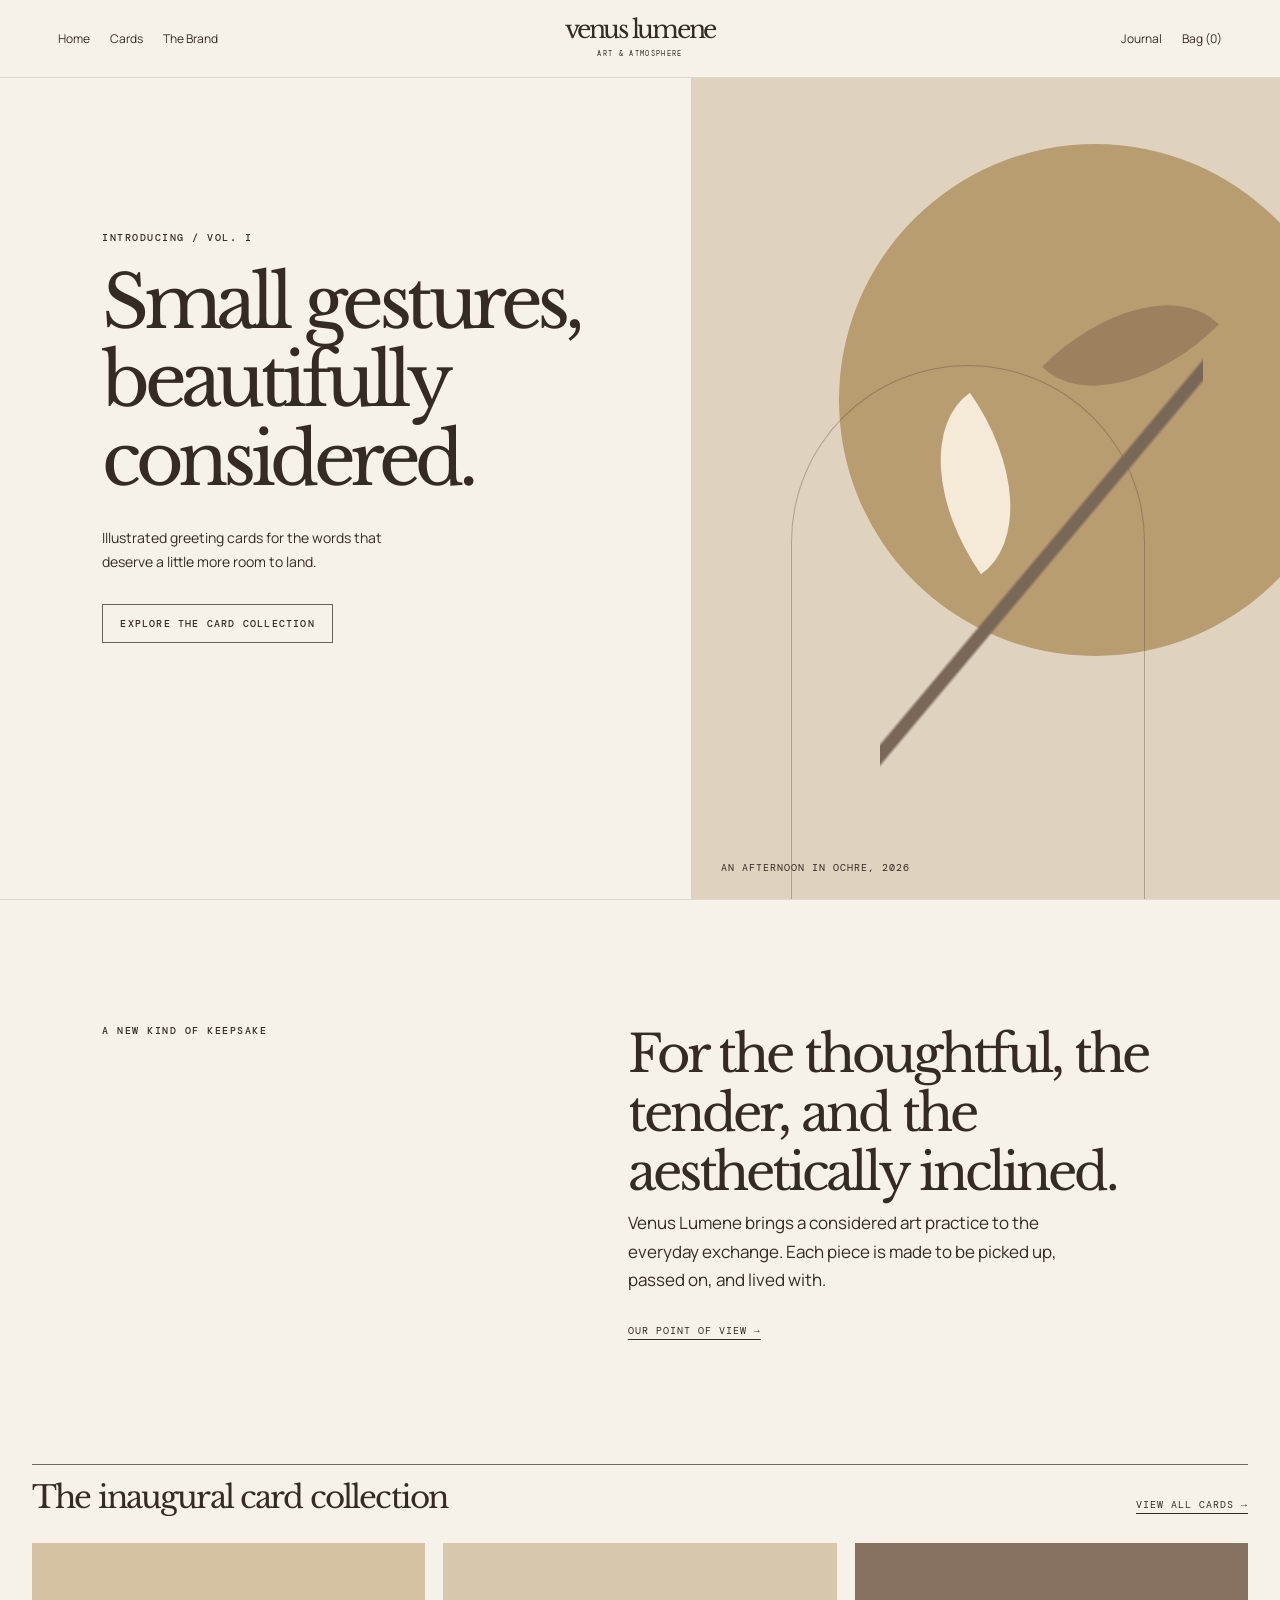
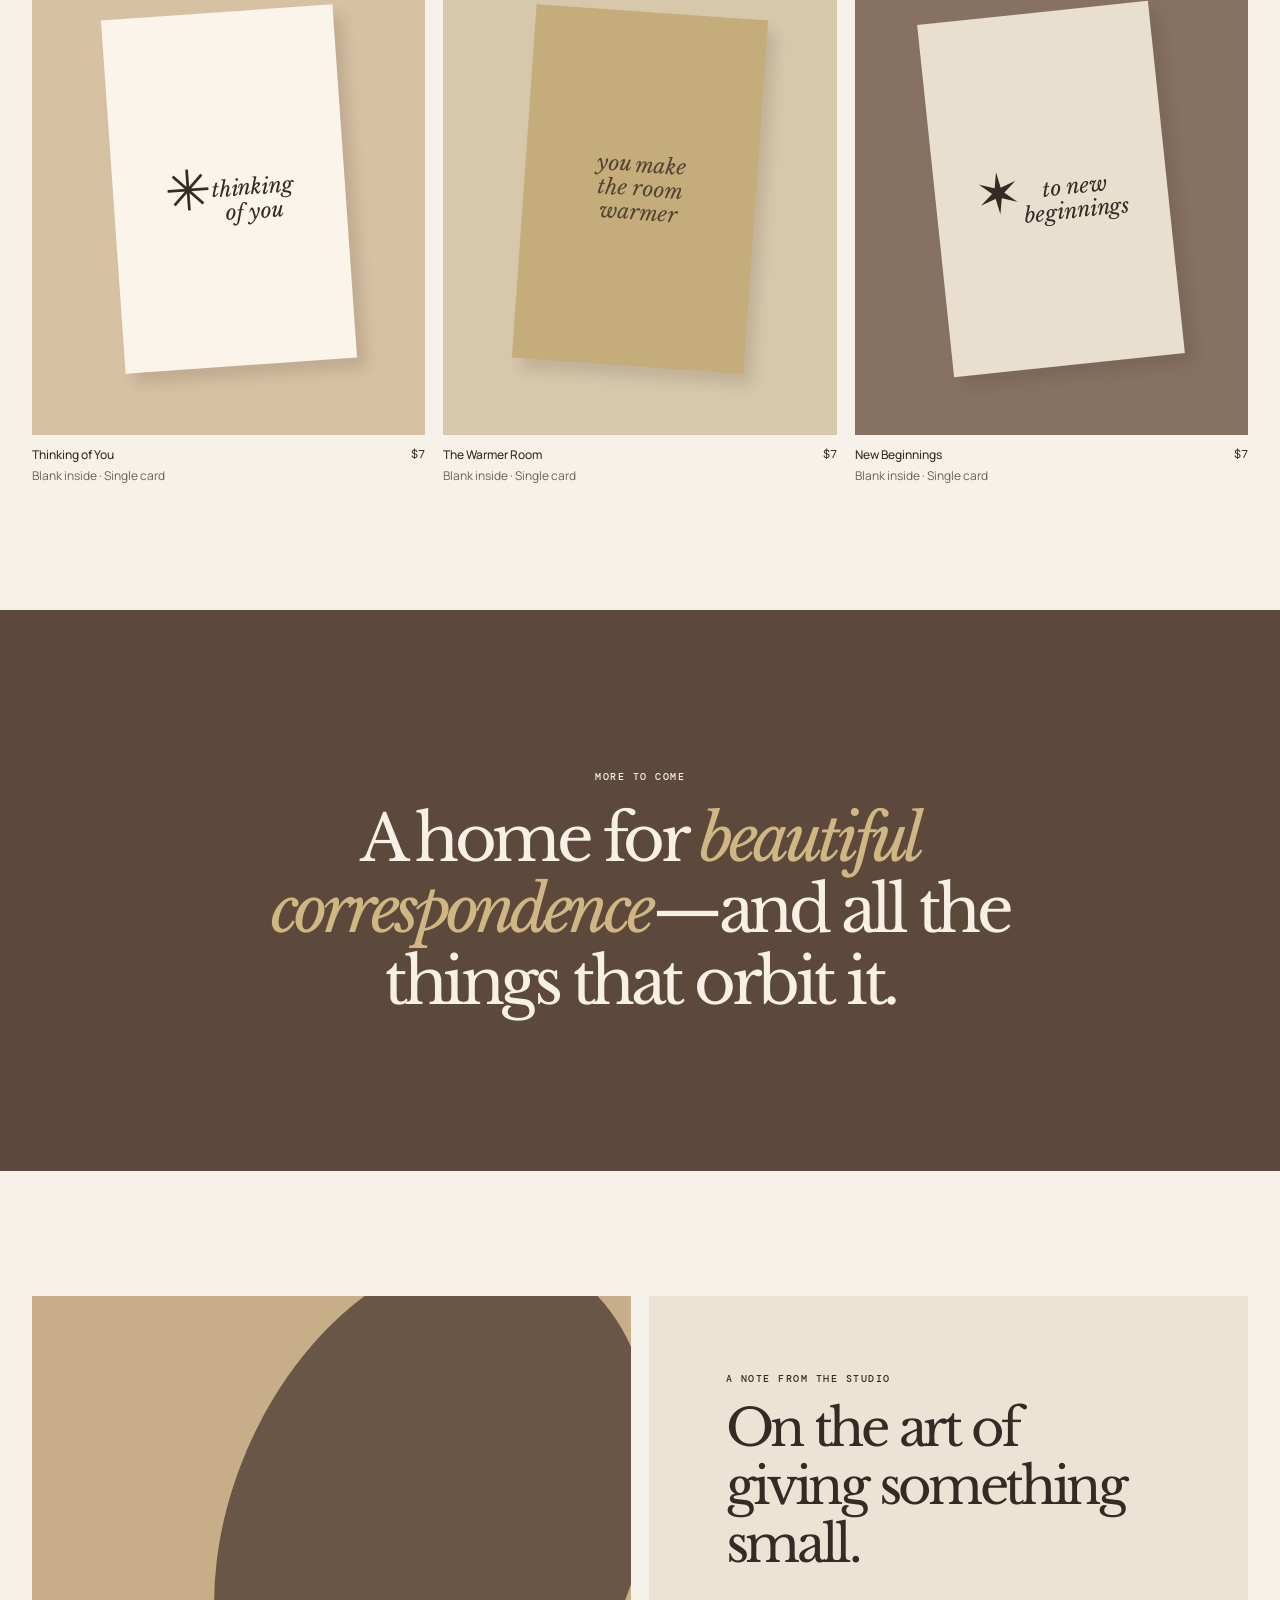
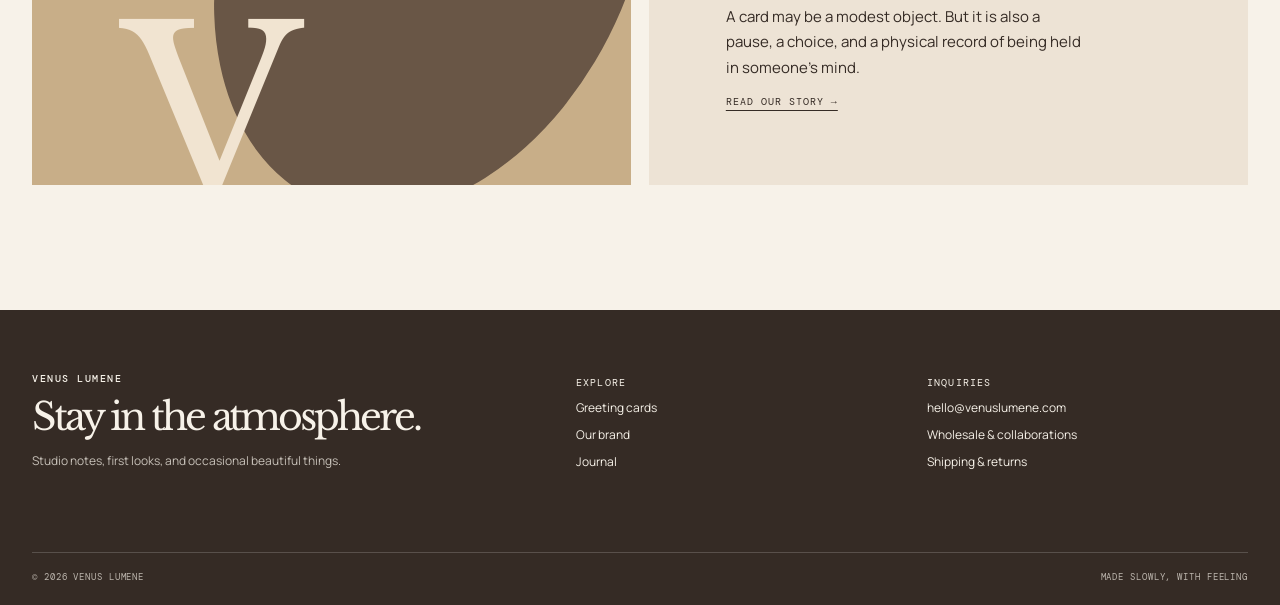
<file: index.html>
<!doctype html><html lang="en"><head><meta charset="utf-8"><meta name="viewport" content="width=device-width,initial-scale=1"><title>Venus Lumene — Art & Atmosphere</title><link rel="stylesheet" href="styles.css"></head><body><div class="shell"><div class="topline">Free shipping on orders over $75 <span>·</span> A small world of beautiful things</div><header class="nav"><nav class="nav-links"><a href="index.html">Home</a><a href="cards.html">Cards</a><a href="brand.html">The Brand</a></nav><a class="wordmark" href="index.html">venus lumene<small>art &amp; atmosphere</small></a><nav class="nav-actions"><a href="#journal">Journal</a><a href="cards.html">Bag (0)</a></nav></header><main><section class="hero"><div class="hero-copy"><span class="eyebrow">Introducing / Vol. I</span><h1>Small gestures, beautifully considered.</h1><p>Illustrated greeting cards for the words that deserve a little more room to land.</p><a class="button" href="cards.html">Explore the card collection</a></div><div class="hero-art"><div class="sun"></div><div class="arch"></div><div class="flower"></div><span class="art-note">An afternoon in ochre, 2026</span></div></section><div class="marquee"><div>Art for everyday rituals &nbsp; ✳ &nbsp; Objects with a point of view &nbsp; ✳ &nbsp; Notes worth keeping &nbsp; ✳ &nbsp; Art for everyday rituals &nbsp; ✳ &nbsp; Objects with a point of view &nbsp; ✳ &nbsp; Notes worth keeping &nbsp; ✳ &nbsp;</div></div><section class="intro"><span class="eyebrow">A new kind of keepsake</span><div><h2>For the thoughtful, the tender, and the aesthetically inclined.</h2><p>Venus Lumene brings a considered art practice to the everyday exchange. Each piece is made to be picked up, passed on, and lived with.</p><a class="link-arrow" href="brand.html">Our point of view →</a></div></section><section class="collection"><div class="section-head"><h2>The inaugural card collection</h2><a class="link-arrow" href="cards.html">View all cards →</a></div><div class="products"><a class="product" href="cards.html"><div class="card-image"><div class="greeting-card"><i>✳</i><br>thinking<br>of you</div></div><div class="product-info"><div><h3>Thinking of You</h3><p>Blank inside · Single card</p></div><span class="price">$7</span></div></a><a class="product" href="cards.html"><div class="card-image sand"><div class="greeting-card">you make<br>the room<br>warmer</div></div><div class="product-info"><div><h3>The Warmer Room</h3><p>Blank inside · Single card</p></div><span class="price">$7</span></div></a><a class="product" href="cards.html"><div class="card-image plum"><div class="greeting-card"><i>✶</i><br>to new<br>beginnings</div></div><div class="product-info"><div><h3>New Beginnings</h3><p>Blank inside · Single card</p></div><span class="price">$7</span></div></a></div></section><section class="statement"><span class="eyebrow">More to come</span><h2>A home for <em>beautiful correspondence</em>—and all the things that orbit it.</h2></section><section class="journal" id="journal"><div class="journal-media"></div><div class="journal-copy"><span class="eyebrow">A note from the studio</span><h2>On the art of giving something small.</h2><p>A card may be a modest object. But it is also a pause, a choice, and a physical record of being held in someone’s mind.</p><a class="link-arrow" href="brand.html">Read our story →</a></div></section></main><footer class="footer"><div class="footer-main"><div><span class="eyebrow">Venus Lumene</span><h2>Stay in the atmosphere.</h2><p>Studio notes, first looks, and occasional beautiful things.</p></div><div><h3>Explore</h3><a href="cards.html">Greeting cards</a><a href="brand.html">Our brand</a><a href="#journal">Journal</a></div><div><h3>Inquiries</h3><a href="mailto:hello@venuslumene.com">hello@venuslumene.com</a><a href="brand.html">Wholesale &amp; collaborations</a><a href="cards.html">Shipping &amp; returns</a></div></div><div class="footer-bottom"><span>© 2026 Venus Lumene</span><span>Made slowly, with feeling</span></div></footer></div><script src="app.js"></script></body></html>
</file>
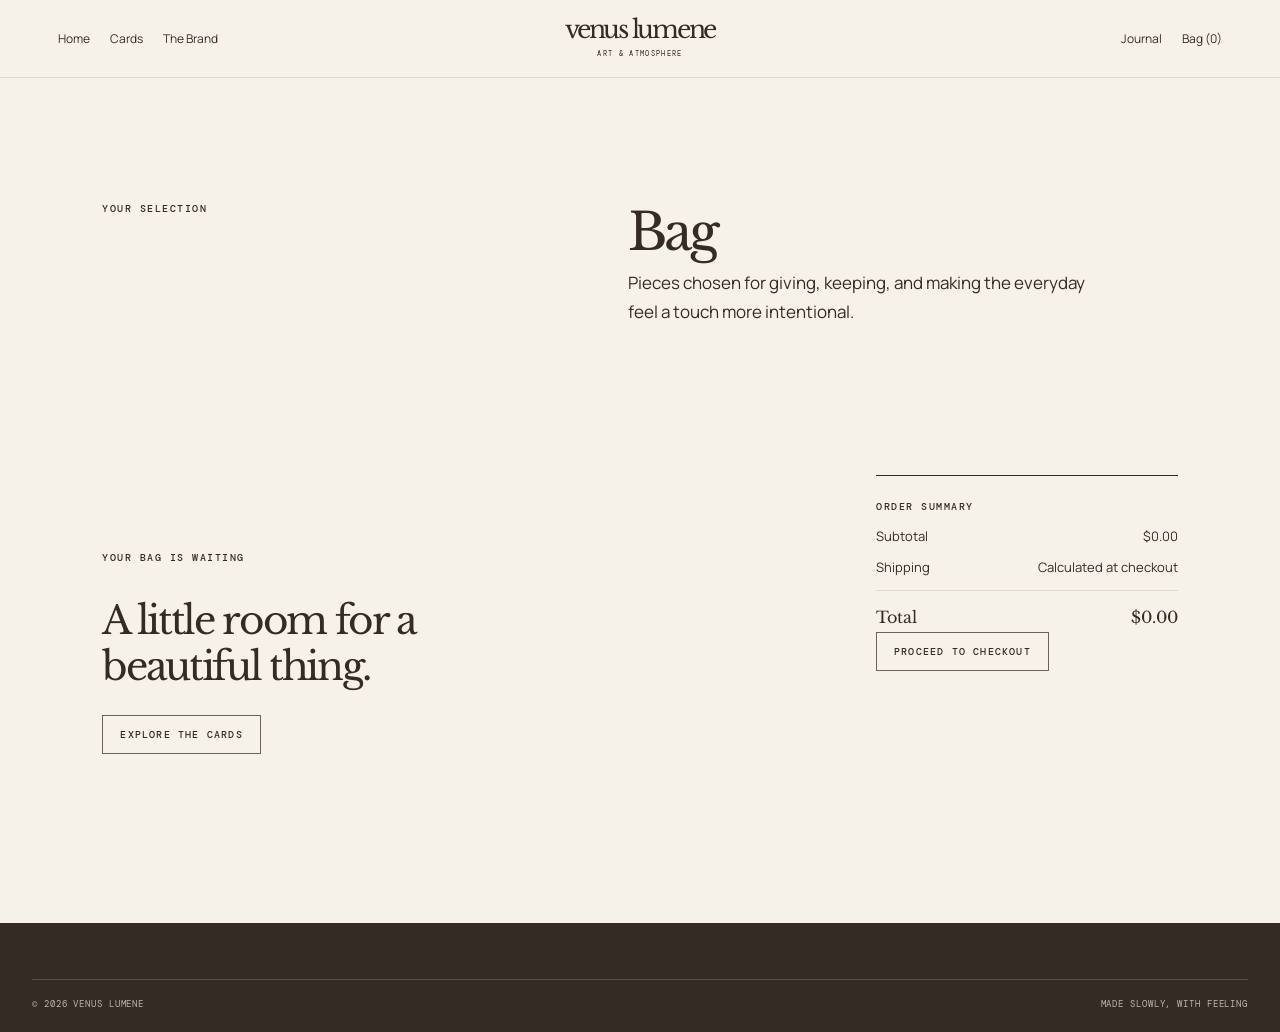
<file: bag.html>
<!doctype html><html lang="en"><head><meta charset="utf-8"><meta name="viewport" content="width=device-width,initial-scale=1"><title>Your Bag — Venus Lumene</title><link rel="stylesheet" href="styles.css"></head><body><div class="shell"><header class="nav"><nav class="nav-links"><a href="index.html">Home</a><a href="cards.html">Cards</a><a href="brand.html">The Brand</a></nav><a class="wordmark" href="index.html">venus lumene<small>art &amp; atmosphere</small></a><nav class="nav-actions"><a href="journal.html">Journal</a><a data-bag-count href="bag.html">Bag (0)</a></nav></header><main><section class="intro" style="padding-bottom:55px"><span class="eyebrow">Your selection</span><div><h2>Bag</h2><p>Pieces chosen for giving, keeping, and making the everyday feel a touch more intentional.</p></div></section><section class="bag-layout"><div data-bag-items></div><aside class="bag-summary"><span class="eyebrow">Order summary</span><div class="summary-row"><span>Subtotal</span><span data-subtotal>$0.00</span></div><div class="summary-row"><span>Shipping</span><span>Calculated at checkout</span></div><div class="summary-row summary-total"><span>Total</span><span data-subtotal>$0.00</span></div><a class="button full-button" href="checkout.html">Proceed to checkout</a></aside></section></main><footer class="footer"><div class="footer-bottom"><span>© 2026 Venus Lumene</span><span>Made slowly, with feeling</span></div></footer></div><script src="app.js"></script></body></html>
</file>
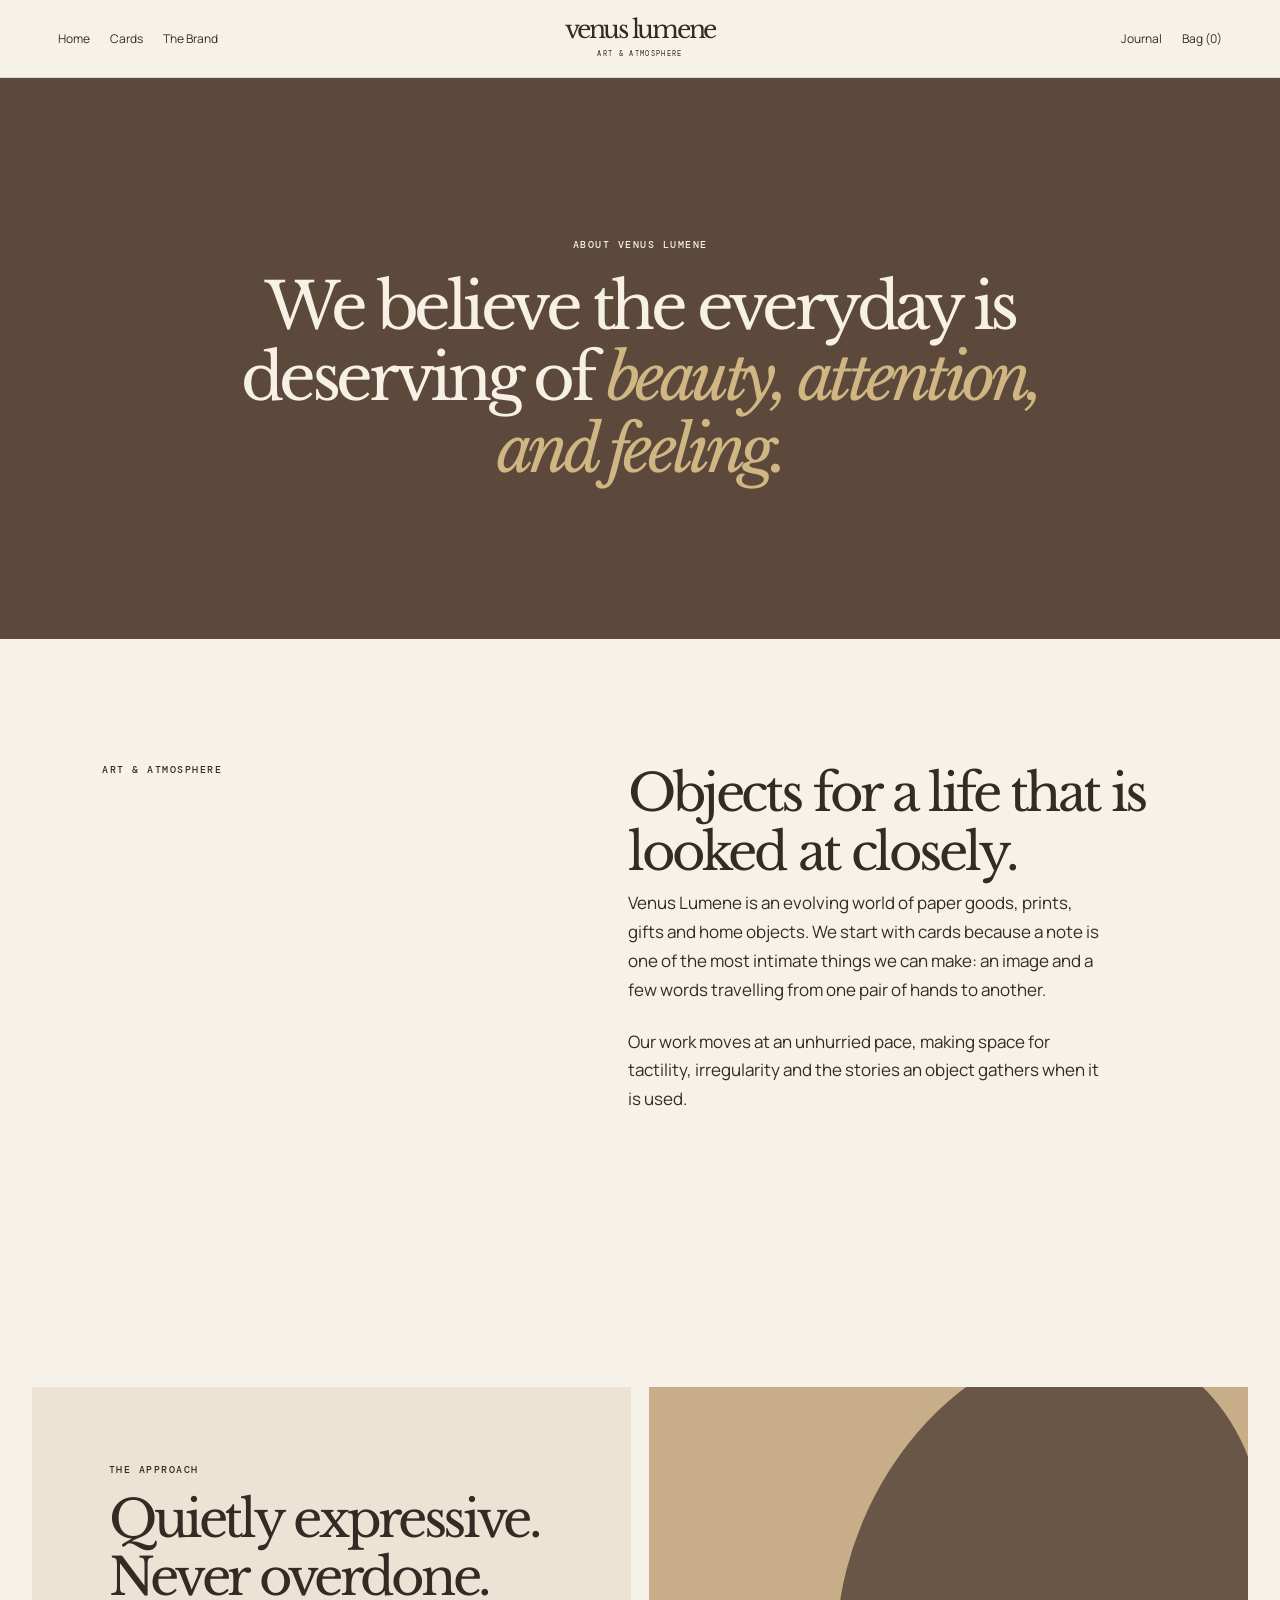
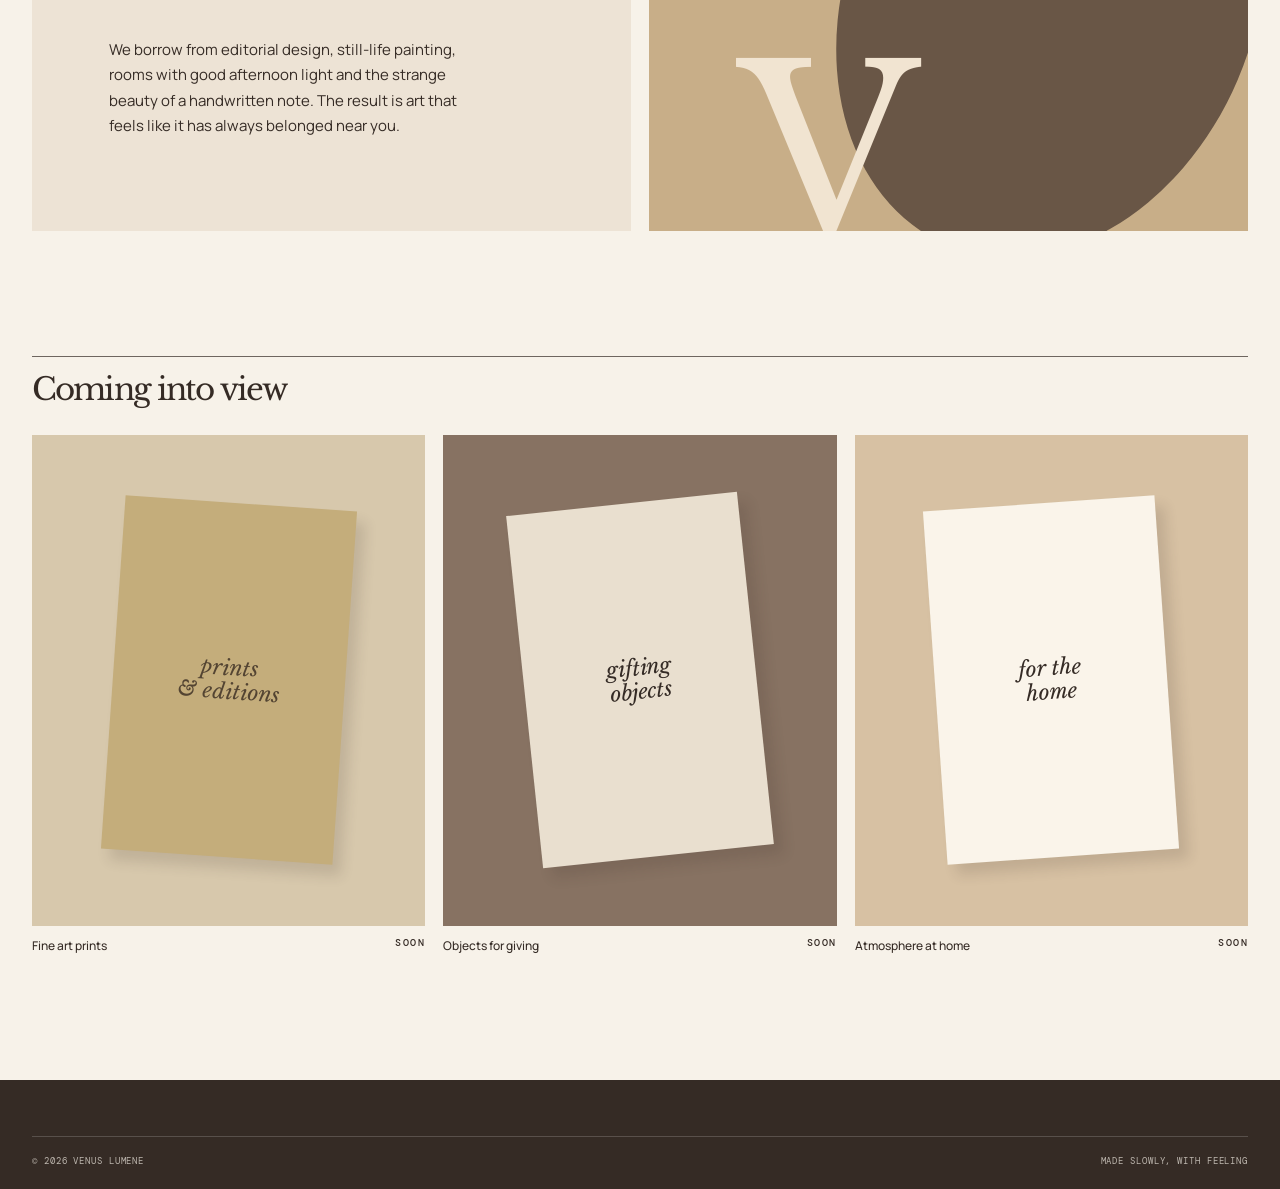
<file: brand.html>
<!doctype html><html lang="en"><head><meta charset="utf-8"><meta name="viewport" content="width=device-width,initial-scale=1"><title>Our Brand — Venus Lumene</title><link rel="stylesheet" href="styles.css"></head><body><div class="shell"><header class="nav"><nav class="nav-links"><a href="index.html">Home</a><a href="cards.html">Cards</a><a href="brand.html">The Brand</a></nav><a class="wordmark" href="index.html">venus lumene<small>art &amp; atmosphere</small></a><nav class="nav-actions"><a href="index.html#journal">Journal</a><a href="cards.html">Bag (0)</a></nav></header><main><section class="statement"><span class="eyebrow">About Venus Lumene</span><h2>We believe the everyday is deserving of <em>beauty, attention, and feeling.</em></h2></section><section class="intro"><span class="eyebrow">Art &amp; atmosphere</span><div><h2>Objects for a life that is looked at closely.</h2><p>Venus Lumene is an evolving world of paper goods, prints, gifts and home objects. We start with cards because a note is one of the most intimate things we can make: an image and a few words travelling from one pair of hands to another.</p><p>Our work moves at an unhurried pace, making space for tactility, irregularity and the stories an object gathers when it is used.</p></div></section><section class="journal"><div class="journal-copy"><span class="eyebrow">The approach</span><h2>Quietly expressive. Never overdone.</h2><p>We borrow from editorial design, still-life painting, rooms with good afternoon light and the strange beauty of a handwritten note. The result is art that feels like it has always belonged near you.</p></div><div class="journal-media"></div></section><section class="collection"><div class="section-head"><h2>Coming into view</h2></div><div class="products"><div class="product"><div class="card-image sand"><div class="greeting-card">prints<br>&amp; editions</div></div><div class="product-info"><h3>Fine art prints</h3><span class="eyebrow">Soon</span></div></div><div class="product"><div class="card-image plum"><div class="greeting-card">gifting<br>objects</div></div><div class="product-info"><h3>Objects for giving</h3><span class="eyebrow">Soon</span></div></div><div class="product"><div class="card-image"><div class="greeting-card">for the<br>home</div></div><div class="product-info"><h3>Atmosphere at home</h3><span class="eyebrow">Soon</span></div></div></div></section></main><footer class="footer"><div class="footer-bottom"><span>© 2026 Venus Lumene</span><span>Made slowly, with feeling</span></div></footer></div></body></html>
</file>
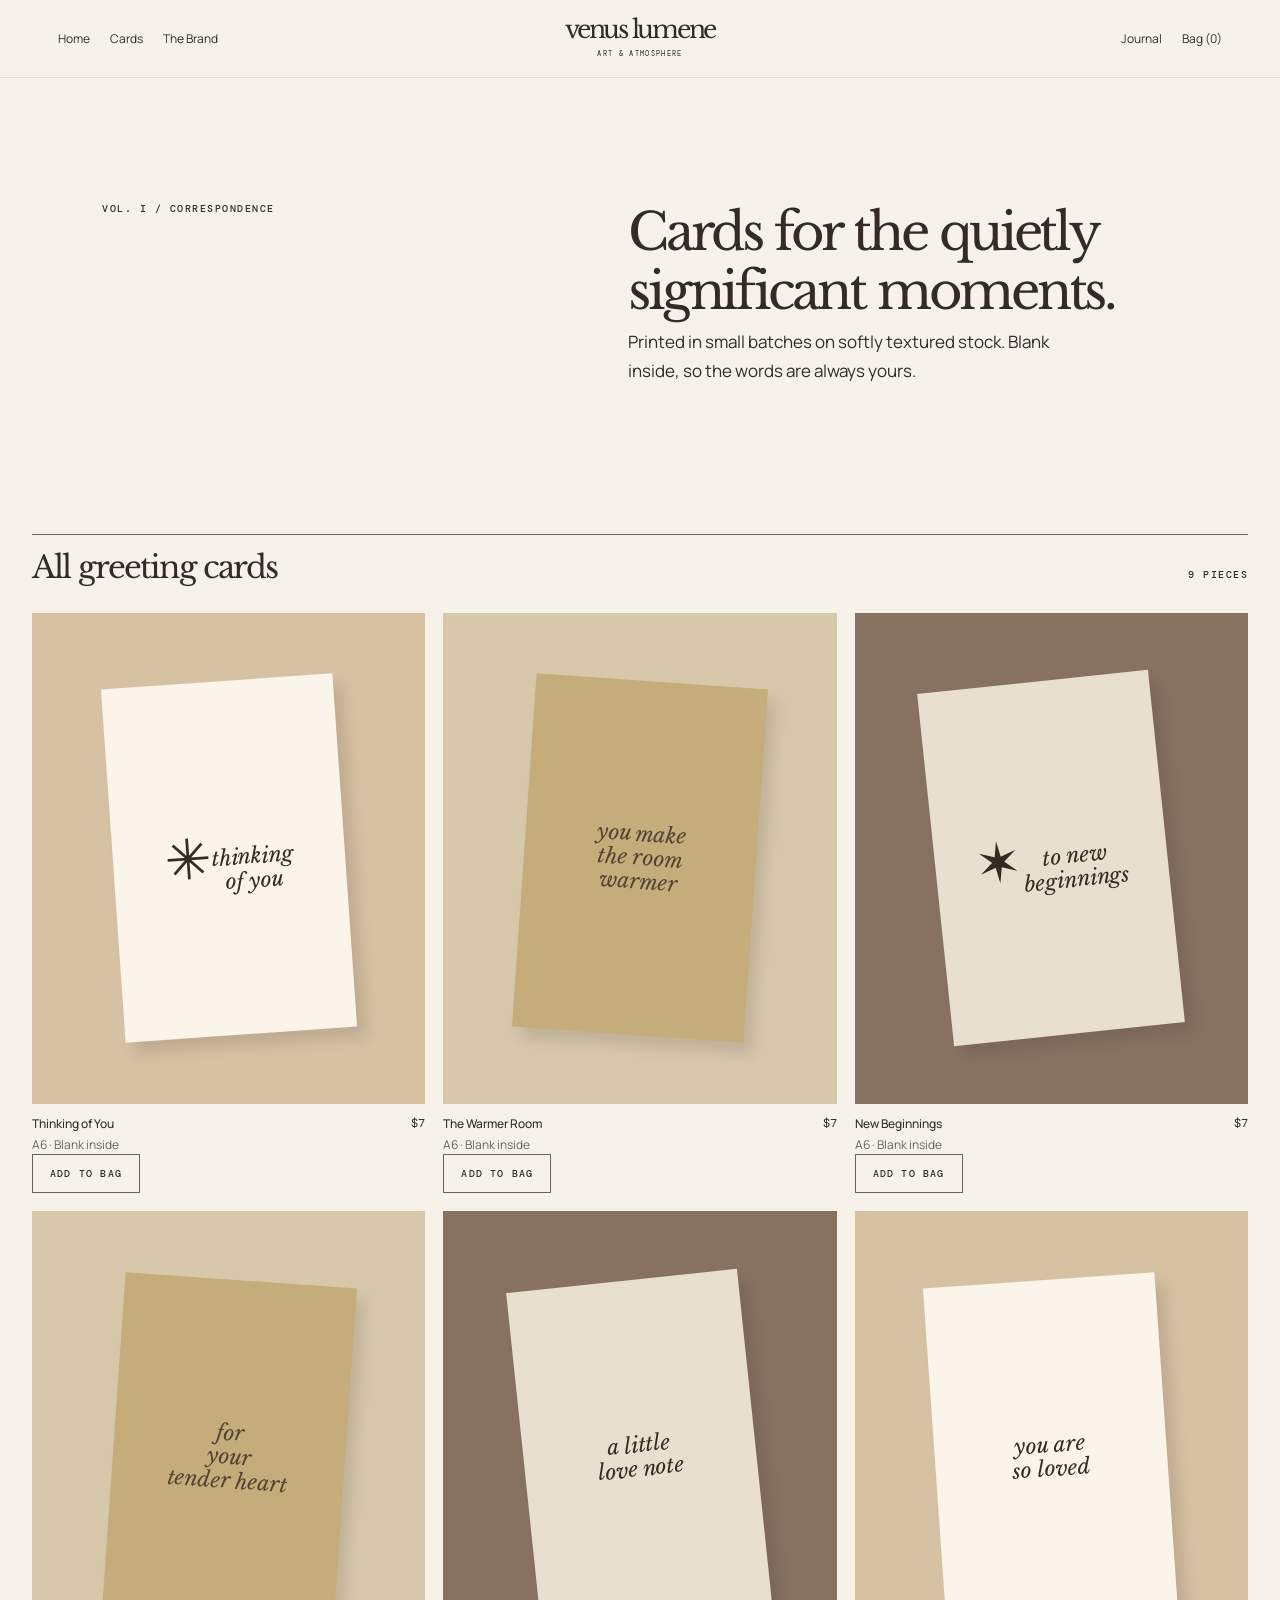
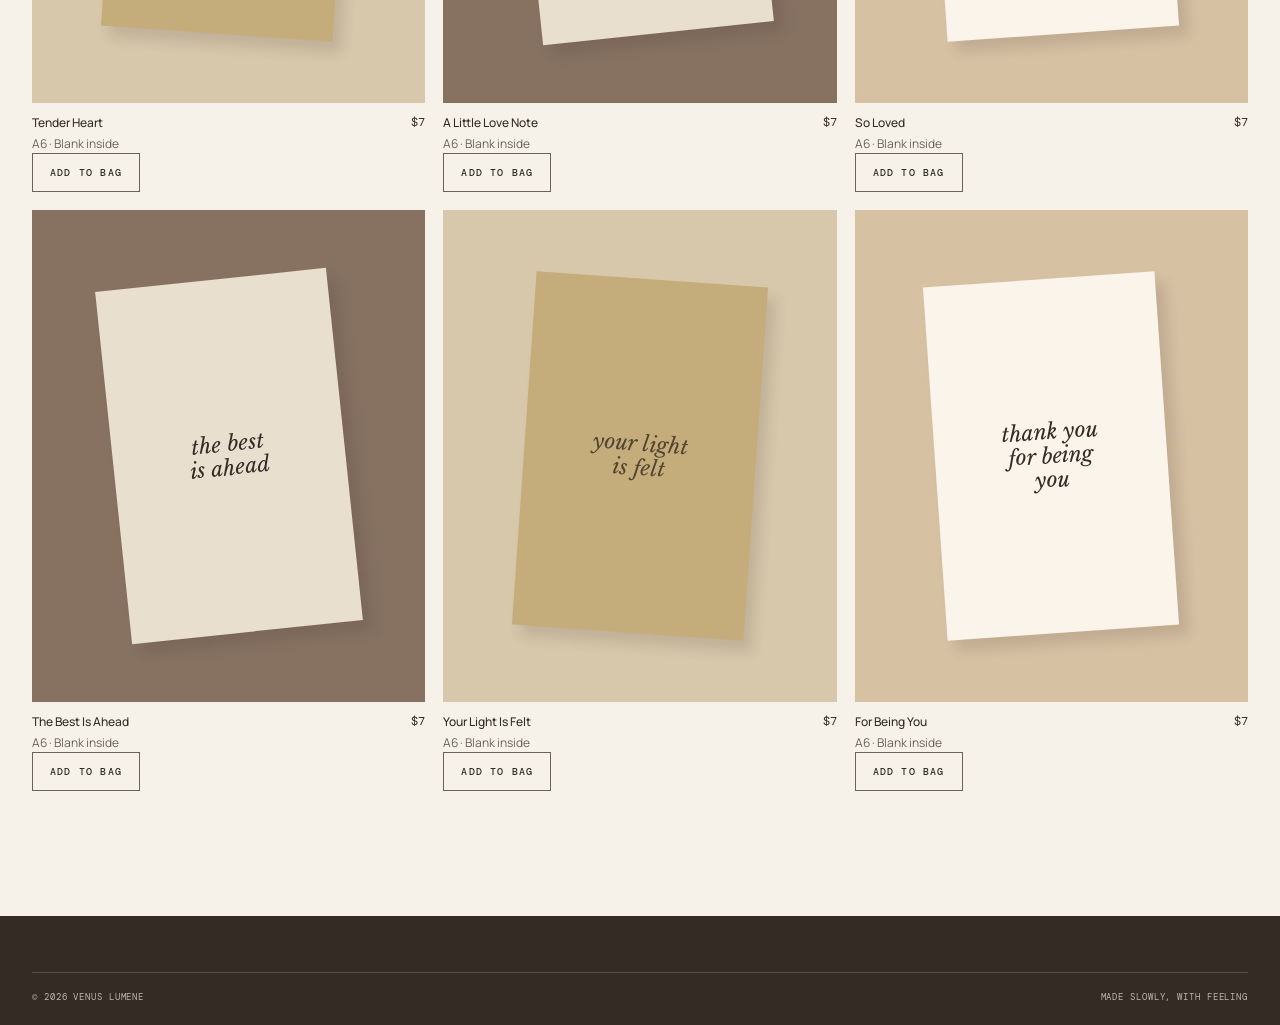
<file: cards.html>
<!doctype html><html lang="en"><head><meta charset="utf-8"><meta name="viewport" content="width=device-width,initial-scale=1"><title>Greeting Cards — Venus Lumene</title><link rel="stylesheet" href="styles.css"></head><body><div class="shell"><header class="nav"><nav class="nav-links"><a href="index.html">Home</a><a href="cards.html">Cards</a><a href="brand.html">The Brand</a></nav><a class="wordmark" href="index.html">venus lumene<small>art &amp; atmosphere</small></a><nav class="nav-actions"><a href="brand.html">Journal</a><a href="#cards">Bag (0)</a></nav></header><main><section class="intro" style="padding-bottom:65px"><span class="eyebrow">Vol. I / Correspondence</span><div><h2>Cards for the quietly significant moments.</h2><p>Printed in small batches on softly textured stock. Blank inside, so the words are always yours.</p></div></section><section class="collection" id="cards"><div class="section-head"><h2>All greeting cards</h2><span class="eyebrow">4 pieces</span></div><div class="products"><article class="product"><div class="card-image"><div class="greeting-card"><i>✳</i><br>thinking<br>of you</div></div><div class="product-info"><div><h3>Thinking of You</h3><p>A6 · Blank inside</p></div><span class="price">$7</span></div><button class="button" data-shop>Add to bag</button></article><article class="product"><div class="card-image sand"><div class="greeting-card">you make<br>the room<br>warmer</div></div><div class="product-info"><div><h3>The Warmer Room</h3><p>A6 · Blank inside</p></div><span class="price">$7</span></div><button class="button" data-shop>Add to bag</button></article><article class="product"><div class="card-image plum"><div class="greeting-card"><i>✶</i><br>to new<br>beginnings</div></div><div class="product-info"><div><h3>New Beginnings</h3><p>A6 · Blank inside</p></div><span class="price">$7</span></div><button class="button" data-shop>Add to bag</button></article></div></section></main><footer class="footer"><div class="footer-bottom"><span>© 2026 Venus Lumene</span><span>Made slowly, with feeling</span></div></footer></div><script src="app.js"></script></body></html>
</file>
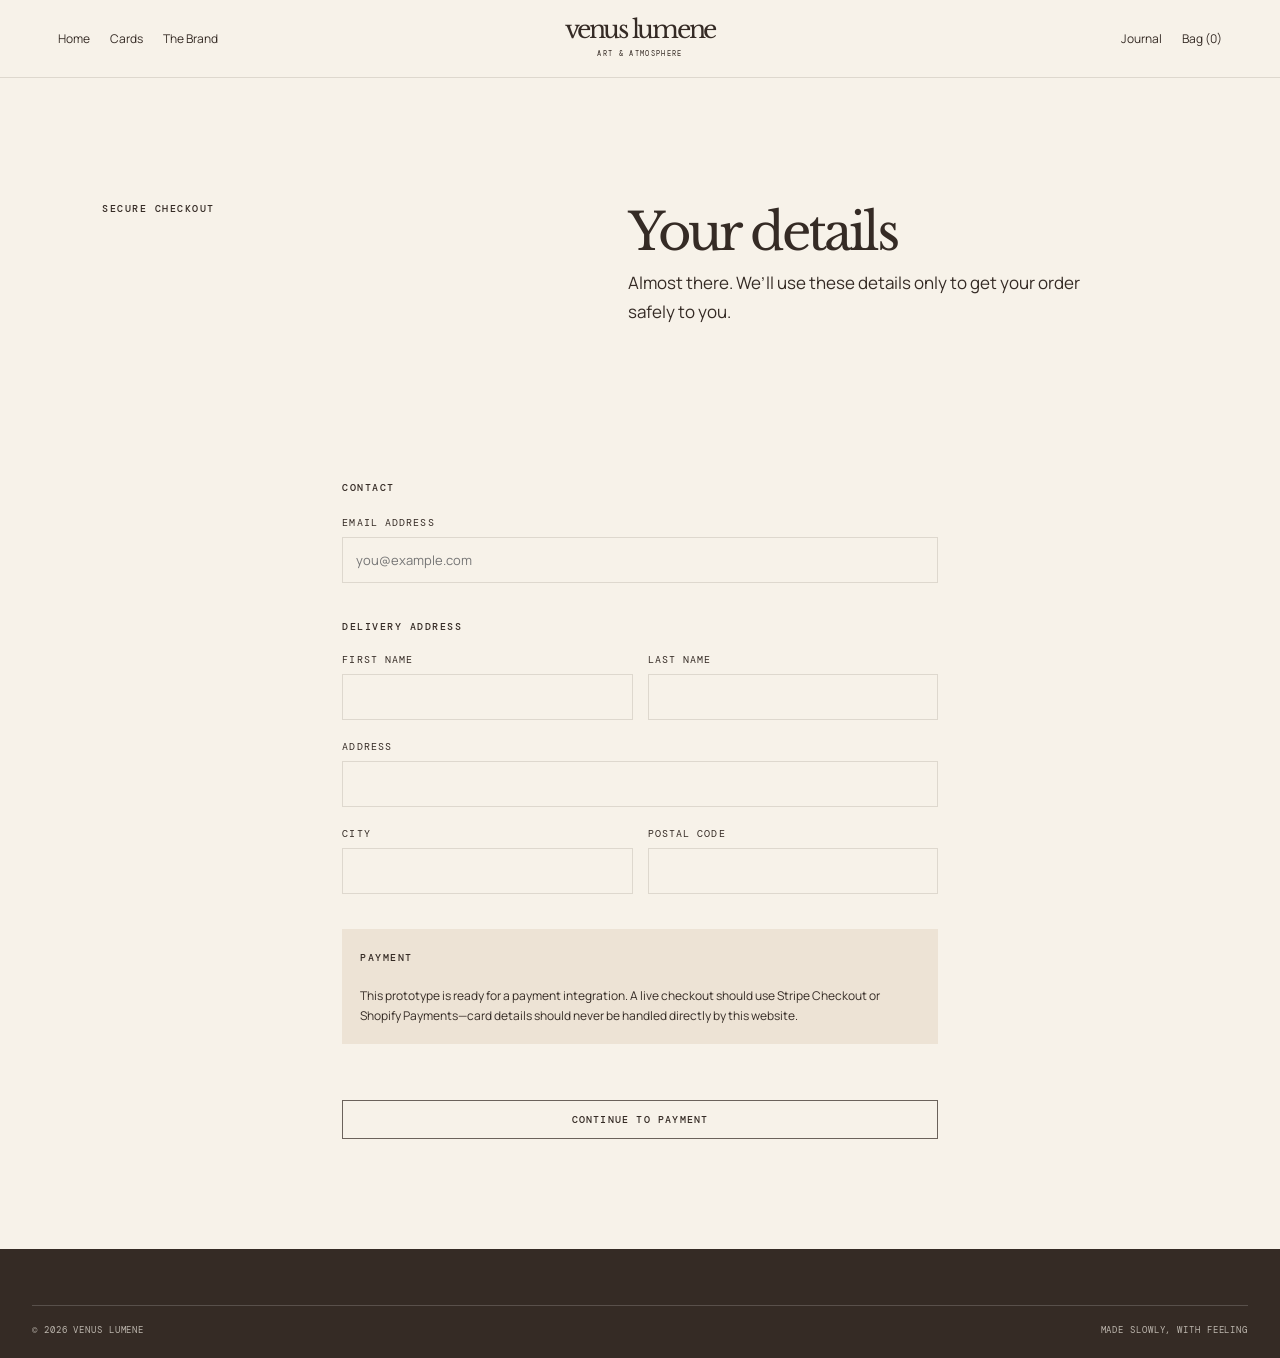
<file: checkout.html>
<!doctype html><html lang="en"><head><meta charset="utf-8"><meta name="viewport" content="width=device-width,initial-scale=1"><title>Checkout — Venus Lumene</title><link rel="stylesheet" href="styles.css"></head><body><div class="shell"><header class="nav"><nav class="nav-links"><a href="index.html">Home</a><a href="cards.html">Cards</a><a href="brand.html">The Brand</a></nav><a class="wordmark" href="index.html">venus lumene<small>art &amp; atmosphere</small></a><nav class="nav-actions"><a href="journal.html">Journal</a><a data-bag-count href="bag.html">Bag (0)</a></nav></header><main><section class="intro" style="padding-bottom:45px"><span class="eyebrow">Secure checkout</span><div><h2>Your details</h2><p>Almost there. We’ll use these details only to get your order safely to you.</p></div></section><form class="checkout" onsubmit="event.preventDefault();alert('This is a checkout prototype. Connect Stripe or Shopify Payments to accept live payment.');"><span class="eyebrow">Contact</span><label class="form-label">Email address</label><input class="field" type="email" required placeholder="you@example.com"><span class="eyebrow" style="display:block;margin-top:38px">Delivery address</span><div class="field-row"><div><label class="form-label">First name</label><input class="field" required></div><div><label class="form-label">Last name</label><input class="field" required></div></div><label class="form-label">Address</label><input class="field" required><div class="field-row"><div><label class="form-label">City</label><input class="field" required></div><div><label class="form-label">Postal code</label><input class="field" required></div></div><div class="payment-note"><span class="eyebrow">Payment</span><br><br>This prototype is ready for a payment integration. A live checkout should use Stripe Checkout or Shopify Payments—card details should never be handled directly by this website.</div><button class="button full-button" type="submit">Continue to payment</button></form></main><footer class="footer"><div class="footer-bottom"><span>© 2026 Venus Lumene</span><span>Made slowly, with feeling</span></div></footer></div><script src="app.js"></script></body></html>
</file>
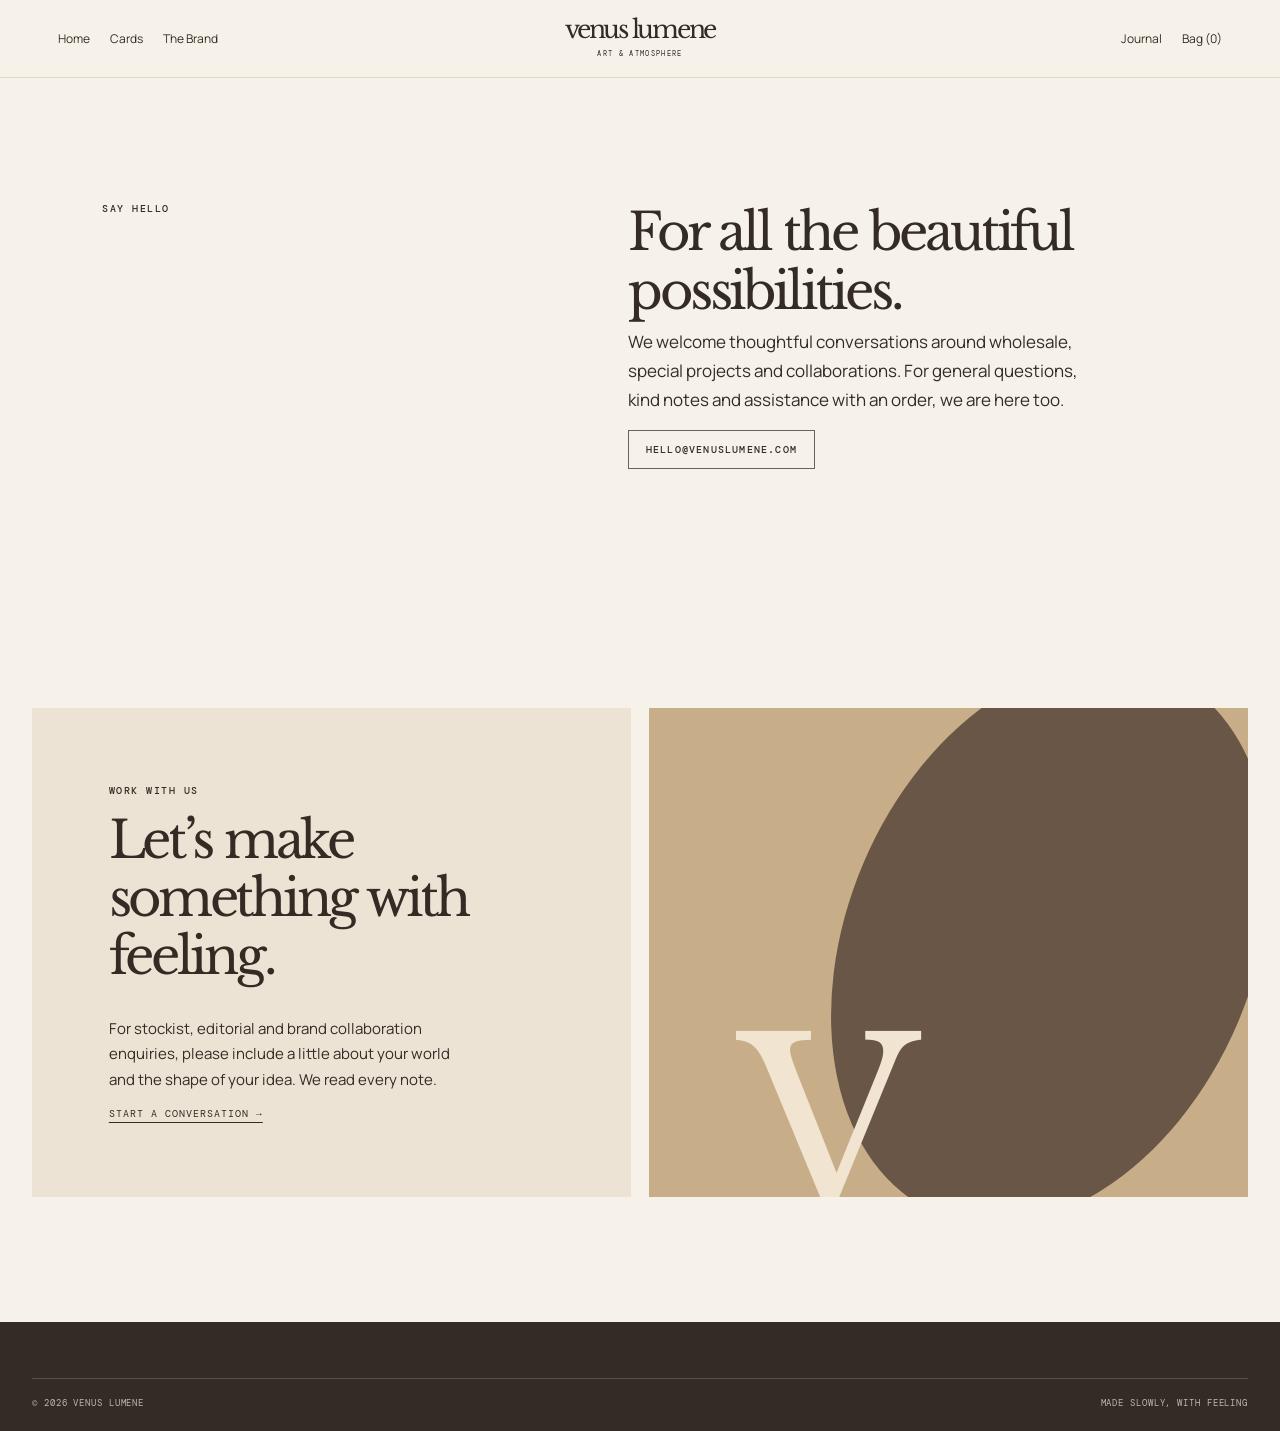
<file: contact.html>
<!doctype html><html lang="en"><head><meta charset="utf-8"><meta name="viewport" content="width=device-width,initial-scale=1"><title>Contact — Venus Lumene</title><link rel="stylesheet" href="styles.css"></head><body><div class="shell"><header class="nav"><nav class="nav-links"><a href="index.html">Home</a><a href="cards.html">Cards</a><a href="brand.html">The Brand</a></nav><a class="wordmark" href="index.html">venus lumene<small>art &amp; atmosphere</small></a><nav class="nav-actions"><a href="journal.html">Journal</a><a href="cards.html">Bag (0)</a></nav></header><main><section class="intro"><span class="eyebrow">Say hello</span><div><h2>For all the beautiful possibilities.</h2><p>We welcome thoughtful conversations around wholesale, special projects and collaborations. For general questions, kind notes and assistance with an order, we are here too.</p><a class="button" href="mailto:hello@venuslumene.com">hello@venuslumene.com</a></div></section><section class="journal"><div class="journal-copy"><span class="eyebrow">Work with us</span><h2>Let’s make something with feeling.</h2><p>For stockist, editorial and brand collaboration enquiries, please include a little about your world and the shape of your idea. We read every note.</p><a class="link-arrow" href="mailto:hello@venuslumene.com?subject=Venus%20Lumene%20collaboration">Start a conversation →</a></div><div class="journal-media"></div></section></main><footer class="footer"><div class="footer-bottom"><span>© 2026 Venus Lumene</span><span>Made slowly, with feeling</span></div></footer></div><script src="app.js"></script></body></html>
</file>
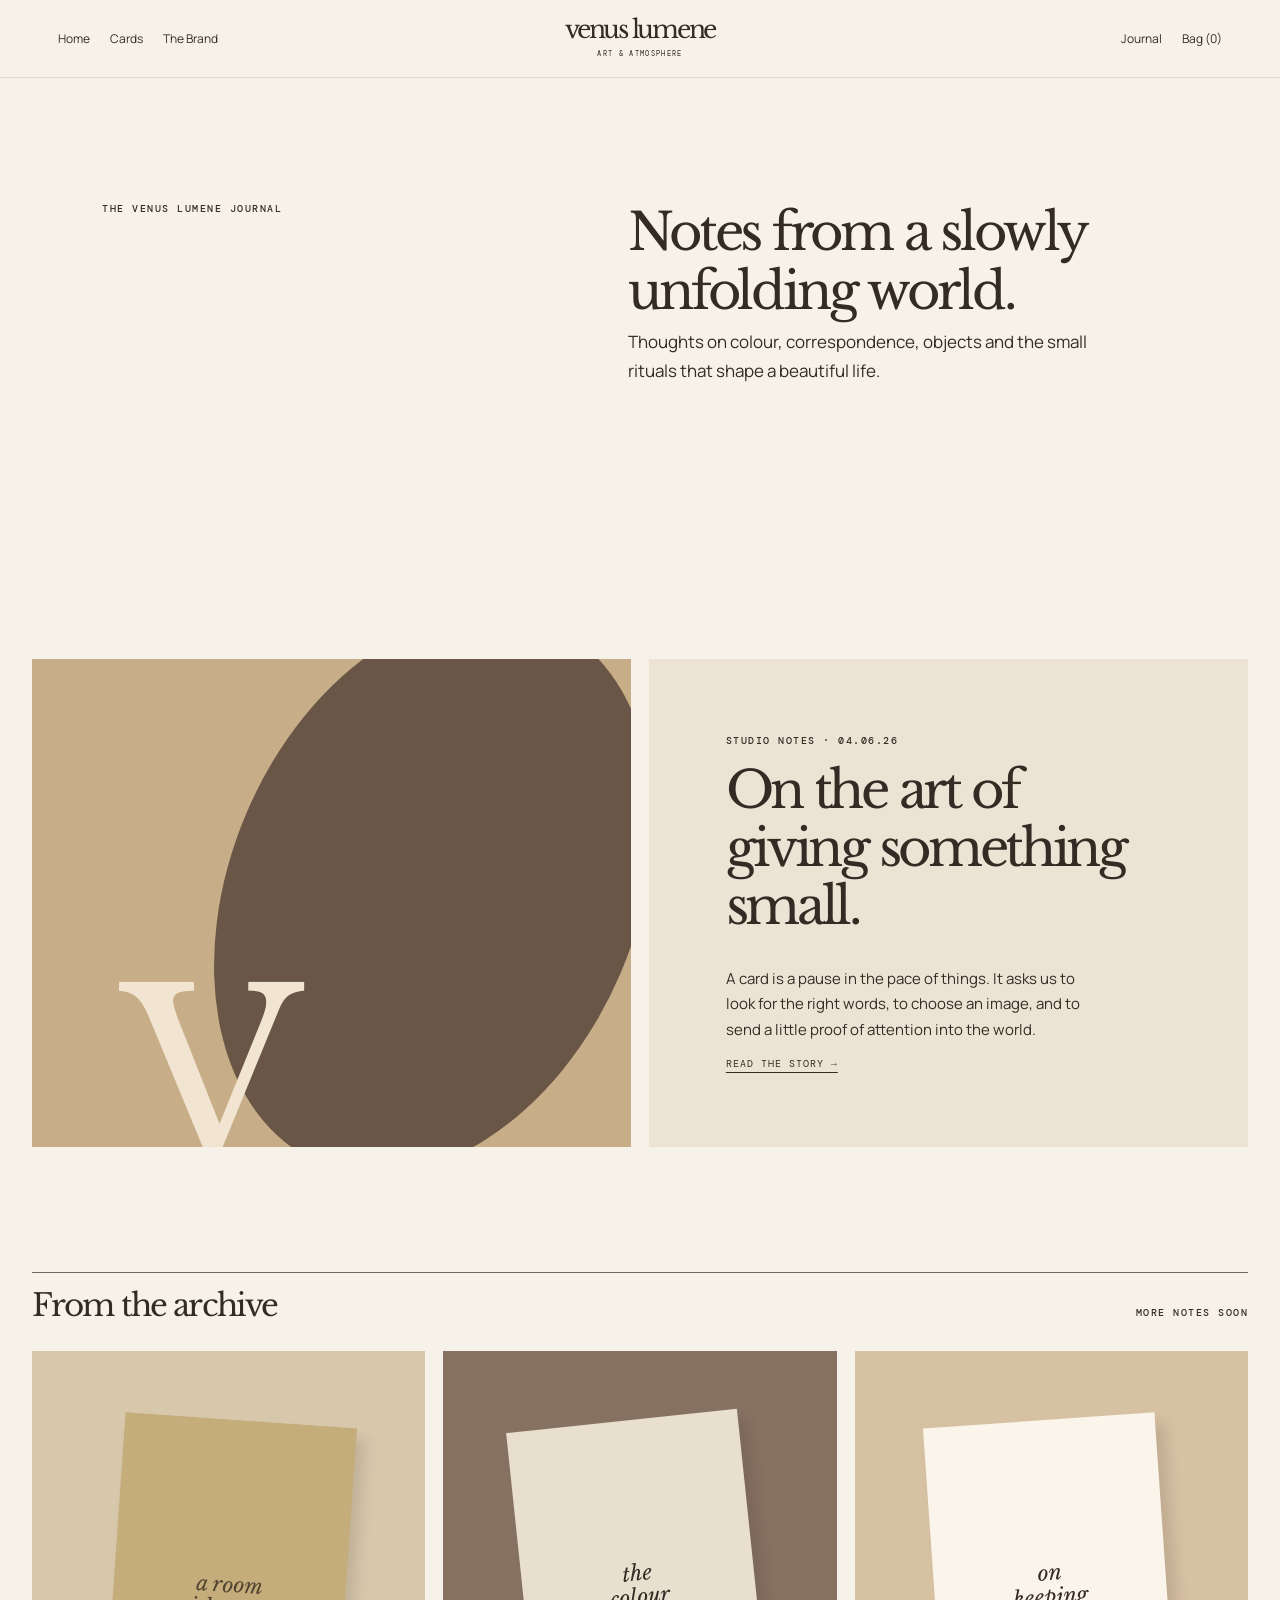
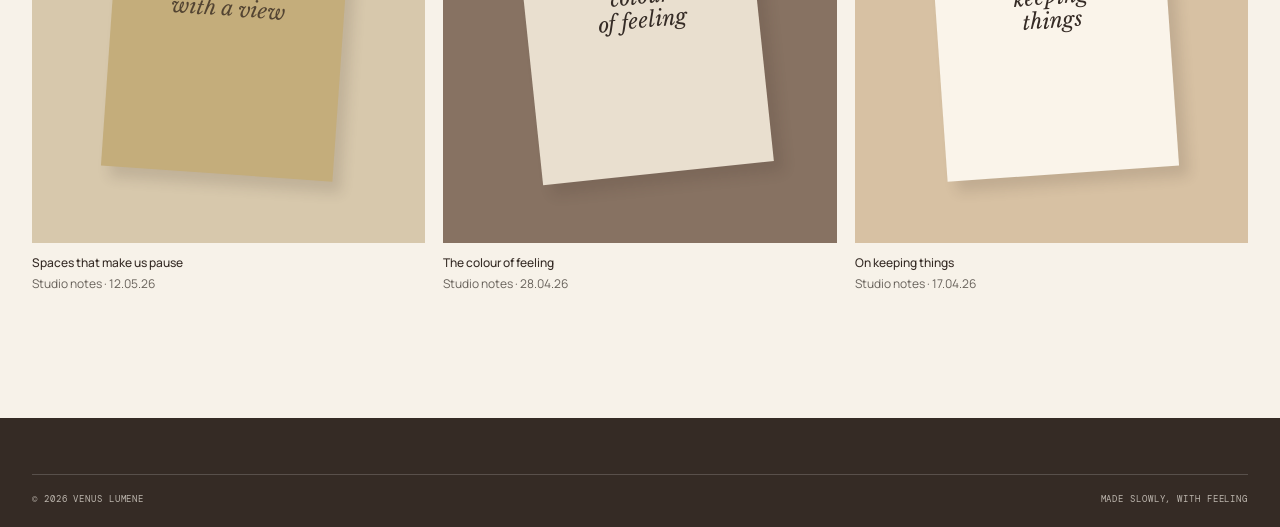
<file: journal.html>
<!doctype html><html lang="en"><head><meta charset="utf-8"><meta name="viewport" content="width=device-width,initial-scale=1"><title>Journal — Venus Lumene</title><link rel="stylesheet" href="styles.css"></head><body><div class="shell"><header class="nav"><nav class="nav-links"><a href="index.html">Home</a><a href="cards.html">Cards</a><a href="brand.html">The Brand</a></nav><a class="wordmark" href="index.html">venus lumene<small>art &amp; atmosphere</small></a><nav class="nav-actions"><a href="journal.html">Journal</a><a href="cards.html">Bag (0)</a></nav></header><main><section class="intro"><span class="eyebrow">The Venus Lumene journal</span><div><h2>Notes from a slowly unfolding world.</h2><p>Thoughts on colour, correspondence, objects and the small rituals that shape a beautiful life.</p></div></section><section class="journal" style="padding-top:0"><div class="journal-media"></div><article class="journal-copy"><span class="eyebrow">Studio notes · 04.06.26</span><h2>On the art of giving something small.</h2><p>A card is a pause in the pace of things. It asks us to look for the right words, to choose an image, and to send a little proof of attention into the world.</p><a class="link-arrow" href="brand.html">Read the story →</a></article></section><section class="collection"><div class="section-head"><h2>From the archive</h2><span class="eyebrow">More notes soon</span></div><div class="products"><article class="product"><div class="card-image sand"><div class="greeting-card">a room<br>with a view</div></div><div class="product-info"><div><h3>Spaces that make us pause</h3><p>Studio notes · 12.05.26</p></div></div></article><article class="product"><div class="card-image plum"><div class="greeting-card">the<br>colour<br>of feeling</div></div><div class="product-info"><div><h3>The colour of feeling</h3><p>Studio notes · 28.04.26</p></div></div></article><article class="product"><div class="card-image"><div class="greeting-card">on<br>keeping<br>things</div></div><div class="product-info"><div><h3>On keeping things</h3><p>Studio notes · 17.04.26</p></div></div></article></div></section></main><footer class="footer"><div class="footer-bottom"><span>© 2026 Venus Lumene</span><span>Made slowly, with feeling</span></div></footer></div><script src="app.js"></script></body></html>
</file>
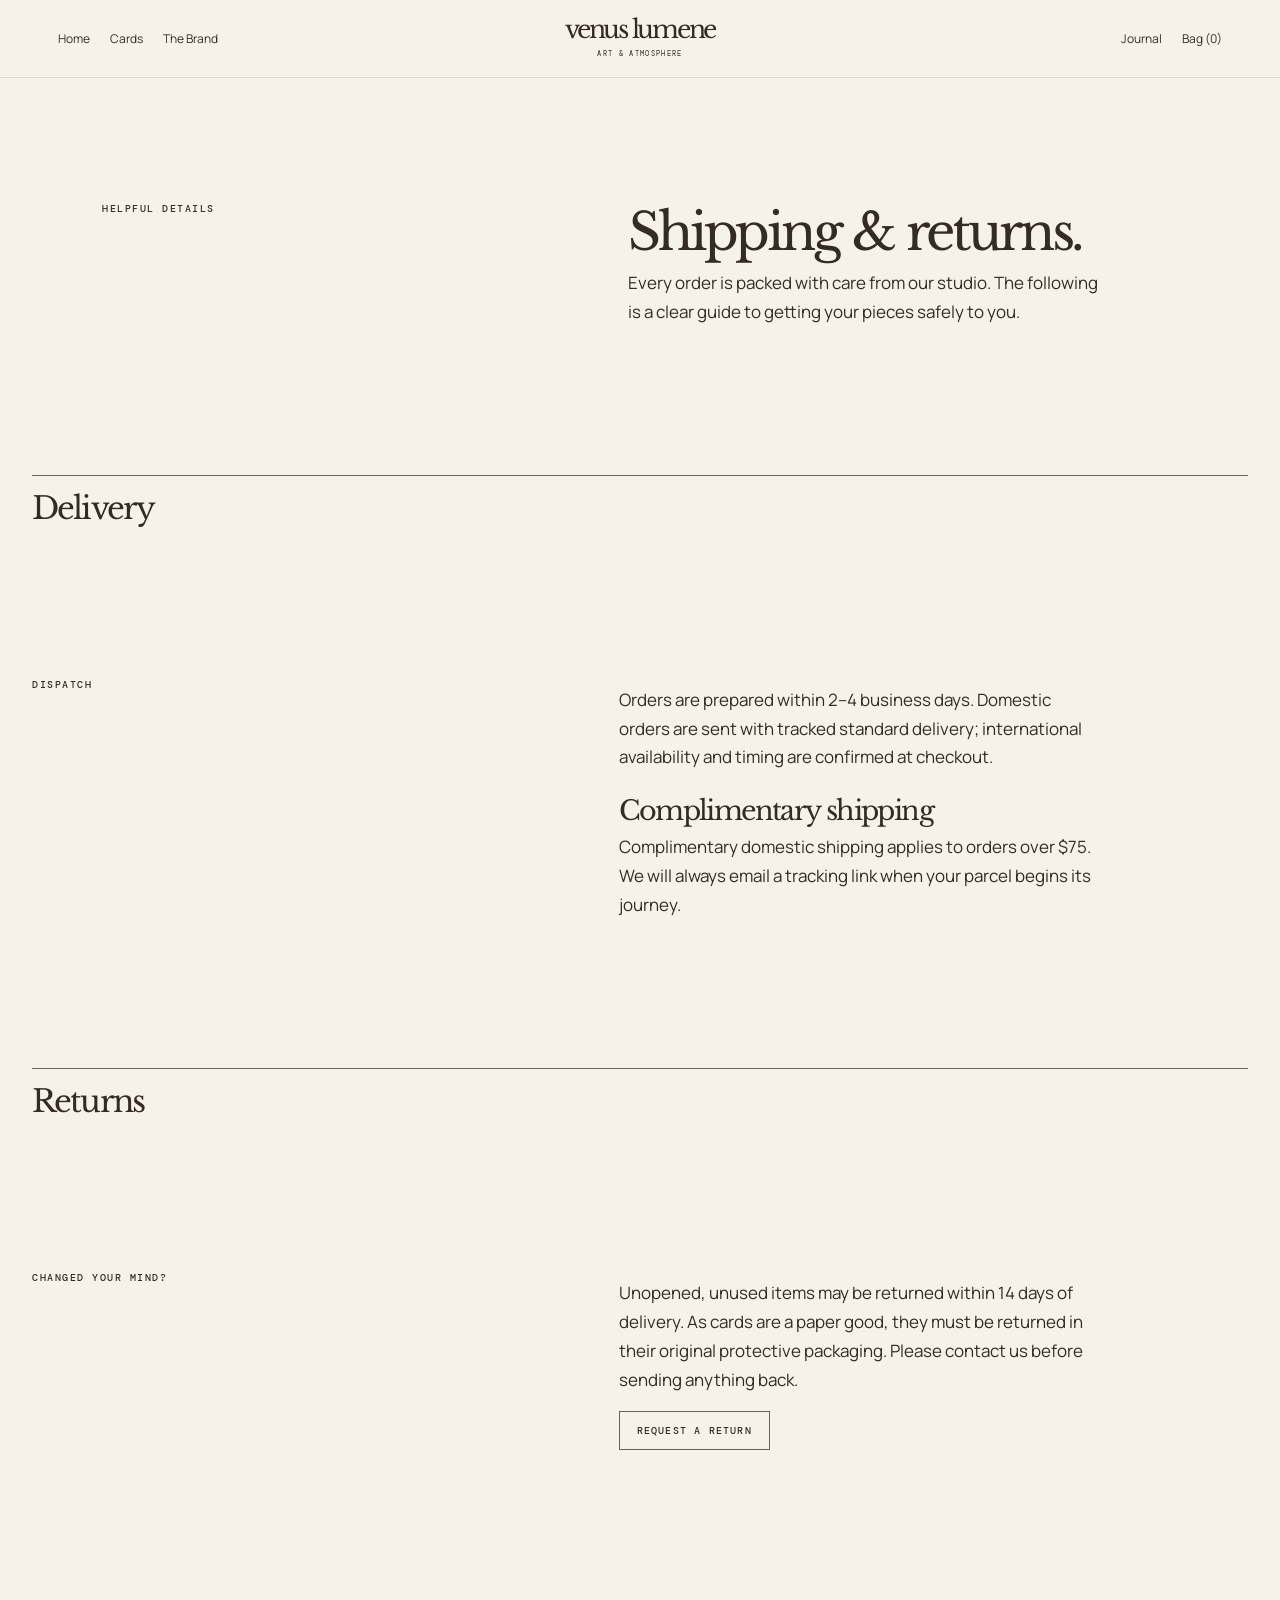
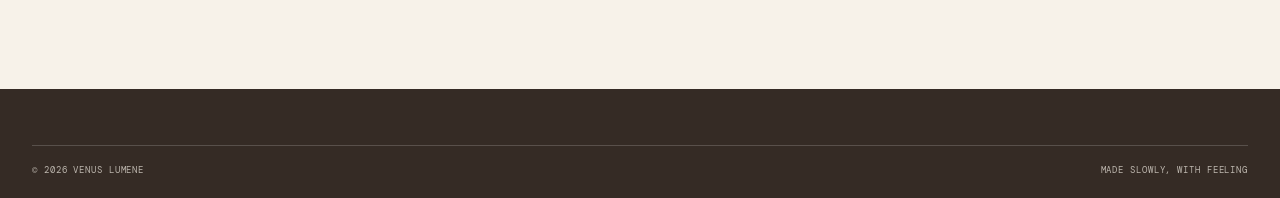
<file: shipping.html>
<!doctype html><html lang="en"><head><meta charset="utf-8"><meta name="viewport" content="width=device-width,initial-scale=1"><title>Shipping & Returns — Venus Lumene</title><link rel="stylesheet" href="styles.css"></head><body><div class="shell"><header class="nav"><nav class="nav-links"><a href="index.html">Home</a><a href="cards.html">Cards</a><a href="brand.html">The Brand</a></nav><a class="wordmark" href="index.html">venus lumene<small>art &amp; atmosphere</small></a><nav class="nav-actions"><a href="journal.html">Journal</a><a href="cards.html">Bag (0)</a></nav></header><main><section class="intro"><span class="eyebrow">Helpful details</span><div><h2>Shipping &amp; returns.</h2><p>Every order is packed with care from our studio. The following is a clear guide to getting your pieces safely to you.</p></div></section><section class="collection"><div class="section-head"><h2>Delivery</h2></div><div class="intro" style="padding:0 0 70px"><span class="eyebrow">Dispatch</span><div><p>Orders are prepared within 2–4 business days. Domestic orders are sent with tracked standard delivery; international availability and timing are confirmed at checkout.</p><h2 style="font-size:27px">Complimentary shipping</h2><p>Complimentary domestic shipping applies to orders over $75. We will always email a tracking link when your parcel begins its journey.</p></div></div><div class="section-head"><h2>Returns</h2></div><div class="intro" style="padding:0"><span class="eyebrow">Changed your mind?</span><div><p>Unopened, unused items may be returned within 14 days of delivery. As cards are a paper good, they must be returned in their original protective packaging. Please contact us before sending anything back.</p><a class="button" href="mailto:hello@venuslumene.com?subject=Return%20request">Request a return</a></div></div></section></main><footer class="footer"><div class="footer-bottom"><span>© 2026 Venus Lumene</span><span>Made slowly, with feeling</span></div></footer></div><script src="app.js"></script></body></html>
</file>
<file: styles.css>
@import url('https://fonts.googleapis.com/css2?family=DM+Mono:wght@400;500&family=Libre+Baskerville:ital,wght@0,400;0,700;1,400&family=Manrope:wght@400;500;600&display=swap');

:root{--ink:#352b25;--paper:#f7f2e9;--bone:#e9dfd0;--wine:#5d493c;--clay:#a98b67;--leaf:#b6a47e;--gold:#b49a69;--line:rgba(76,61,47,.14)}
@media(max-width:720px){#cards .product:nth-child(n+3){display:block!important}}
.topline{display:none!important}.nav{height:78px!important;padding:0 4.5vw!important}.nav-links,.nav-actions{gap:20px!important}.wordmark{font-size:25px!important;letter-spacing:-.09em!important}.wordmark small{font-size:7px!important;margin-top:9px!important;letter-spacing:.19em!important}.hero{min-height:calc(100vh - 78px)!important}.hero-copy{padding-top:clamp(65px,12vw,170px)!important;padding-bottom:70px!important}.hero-copy h1{max-width:620px!important;font-size:clamp(43px,5.7vw,78px)!important;line-height:1.08!important;letter-spacing:-.075em!important}.hero-copy p{font-size:14px!important;max-width:310px!important}.button{padding:12px 17px!important;border-color:rgba(53,43,37,.72)!important}.marquee{display:none!important}.intro{padding-top:125px!important;padding-bottom:125px!important}.intro h2{max-width:650px!important}.collection{padding-bottom:125px!important}.section-head{padding:13px 0 27px!important;border-color:rgba(53,43,37,.7)!important}.products{gap:18px!important}.product-info{padding-top:11px!important}.product-info h3{font-size:12px!important}.statement{padding-top:clamp(80px,12vw,170px)!important;padding-bottom:clamp(80px,12vw,170px)!important}.statement h2{max-width:860px!important;font-size:clamp(36px,5vw,68px)!important}.journal{padding-top:125px!important;padding-bottom:125px!important;gap:18px!important}.journal-copy h2{letter-spacing:-.065em!important}.footer{padding-top:56px!important}.footer h2{font-size:38px!important}.card-image{filter:saturate(.94)!important}.greeting-card{box-shadow:5px 7px 13px rgba(57,44,33,.11)!important}.sun{box-shadow:none!important}.arch{opacity:.7!important}@media(max-width:720px){.nav{height:70px!important;padding:0 18px!important}.hero{min-height:calc(100vh - 70px)!important}.hero-copy{padding-top:70px!important}.intro{padding-top:82px!important;padding-bottom:82px!important}.collection{padding-bottom:82px!important}.statement{padding-top:82px!important;padding-bottom:82px!important}.journal{padding-top:82px!important;padding-bottom:82px!important}}
.hero-art{background:#dfd2bf!important}.sun{background:#b79d70!important;box-shadow:0 0 0 18px rgba(255,249,238,.16)}.arch{border-color:rgba(79,63,48,.48)!important}.flower{background:linear-gradient(130deg,transparent 48%,#796758 48.5%,#796758 50%,transparent 50.5%)!important}.flower:before{background:#f5ead8!important}.flower:after{background:#9d805e!important}
.card-image{background:#d8c1a1!important}.card-image.sand{background:#d8c8aa!important}.card-image.plum{background:#887261!important}.greeting-card{background:#faf4e9!important;box-shadow:9px 11px 13px rgba(57,44,33,.14)!important}.sand .greeting-card{background:#c5ad78!important;color:#544431!important}.plum .greeting-card{background:#eadfce!important}
.statement{background:#5d493c!important;color:#f7f0e5!important}.statement em{color:#cfb682!important}.journal-media{background:#c8ae88!important}.journal-media:before{background:#695646!important}.journal-media:after{color:#f1e4d1!important}.journal-copy{background:#ede3d5!important}.mini-card{background:#d8c1a1!important}.payment-note{background:#ede3d5!important}
*{box-sizing:border-box}html{scroll-behavior:smooth}body{margin:0;background:var(--paper);color:var(--ink);font-family:Manrope,Arial,sans-serif;font-size:14px;line-height:1.5}a{color:inherit;text-decoration:none}button{font:inherit;color:inherit;background:none;border:0;cursor:pointer}.shell{max-width:1440px;margin:auto}.eyebrow{font:500 10px/1.2 'DM Mono',monospace;letter-spacing:.15em;text-transform:uppercase}.serif{font-family:'Libre Baskerville',Georgia,serif}.topline{padding:10px 32px;background:var(--ink);color:var(--paper);display:flex;justify-content:center;gap:14px;font:10px 'DM Mono',monospace;letter-spacing:.1em;text-transform:uppercase}.topline span{opacity:.65}.nav{height:92px;padding:0 32px;display:grid;grid-template-columns:1fr auto 1fr;align-items:center;border-bottom:1px solid var(--line)}.nav-links{display:flex;gap:25px;font-size:12px}.nav-links a:hover,.nav-actions a:hover{text-decoration:underline;text-underline-offset:4px}.wordmark{text-align:center;font-family:'Libre Baskerville',Georgia,serif;font-size:28px;letter-spacing:-.08em;line-height:.8}.wordmark small{display:block;font:8px 'DM Mono',monospace;letter-spacing:.23em;text-transform:uppercase;margin-top:11px}.nav-actions{justify-content:flex-end;display:flex;gap:18px;font-size:12px}.hero{min-height:calc(100vh - 124px);display:grid;grid-template-columns:1.08fr .92fr;border-bottom:1px solid var(--line)}.hero-copy{padding:clamp(50px,10vw,150px) clamp(32px,8vw,130px) 60px;display:flex;flex-direction:column;align-items:flex-start}.hero-copy h1{max-width:700px;margin:20px 0 26px;font:400 clamp(45px,6.1vw,90px)/1.04 'Libre Baskerville',Georgia,serif;letter-spacing:-.08em}.hero-copy p{max-width:340px;margin:0 0 30px;font-size:15px;line-height:1.7}.button{border:1px solid var(--ink);padding:13px 19px;font:500 10px 'DM Mono',monospace;letter-spacing:.12em;text-transform:uppercase;transition:.2s}.button:hover{background:var(--ink);color:var(--paper)}.hero-art{position:relative;background:#d6d0bd;overflow:hidden;min-height:570px}.sun{position:absolute;border-radius:50%;width:40vw;height:40vw;max-width:570px;max-height:570px;background:#d18562;right:-12%;top:8%}.arch{position:absolute;width:60%;height:75%;border:1px solid rgba(35,32,30,.5);border-radius:400px 400px 0 0;border-bottom:0;left:17%;bottom:-10%}.flower{position:absolute;bottom:0;right:13%;width:55%;height:80%;background:linear-gradient(130deg,transparent 48%,#536150 48.5%,#536150 50%,transparent 50.5%)}.flower:before,.flower:after{content:'';position:absolute;border-radius:100% 0 100% 0;background:#f1d3ba;width:95px;height:155px}.flower:before{left:15%;top:25%;transform:rotate(-35deg)}.flower:after{right:8%;top:4%;transform:rotate(45deg);background:#a86361}.art-note{position:absolute;bottom:25px;left:30px;font:10px 'DM Mono',monospace;letter-spacing:.1em;text-transform:uppercase}.marquee{overflow:hidden;border-bottom:1px solid var(--line);white-space:nowrap;padding:15px 0;font:10px 'DM Mono',monospace;letter-spacing:.17em;text-transform:uppercase}.marquee div{display:inline-block;animation:move 18s linear infinite}@keyframes move{to{transform:translateX(-50%)}}.intro{padding:110px 8vw;display:grid;grid-template-columns:1fr 1.3fr;gap:8vw}.intro h2{margin:0;font:400 clamp(32px,4vw,58px)/1.15 'Libre Baskerville',Georgia,serif;letter-spacing:-.06em}.intro p{margin:7px 0 23px;max-width:475px;font-size:17px;line-height:1.7}.collection{padding:0 32px 110px}.section-head{display:flex;justify-content:space-between;align-items:baseline;border-top:1px solid var(--ink);padding:15px 0 30px}.section-head h2{margin:0;font:400 31px 'Libre Baskerville',Georgia,serif;letter-spacing:-.06em}.link-arrow{font:10px 'DM Mono',monospace;letter-spacing:.1em;text-transform:uppercase;text-decoration:underline;text-underline-offset:5px}.products{display:grid;grid-template-columns:repeat(3,1fr);gap:24px}.product{display:block}.card-image{position:relative;aspect-ratio:.8;background:#e4c5b0;display:flex;align-items:center;justify-content:center;overflow:hidden}.card-image.sand{background:#d5cab8}.card-image.plum{background:#9d7572}.greeting-card{height:72%;width:59%;padding:14px;background:#f8f4ec;box-shadow:9px 11px 13px rgba(35,32,30,.18);display:flex;align-items:center;justify-content:center;text-align:center;font:italic 21px/1.15 'Libre Baskerville',Georgia,serif;transform:rotate(-4deg)}.sand .greeting-card{transform:rotate(4deg);background:#b9bd9e;color:#394138}.plum .greeting-card{transform:rotate(-6deg);background:#e5d7cf}.greeting-card i{font-size:56px;display:block;font-style:normal;line-height:.8}.product-info{padding:13px 0 0;display:flex;justify-content:space-between;gap:8px}.product-info h3{font-size:13px;font-weight:500;margin:0}.product-info p{margin:3px 0 0;color:#68625b;font-size:12px}.price{font:12px 'DM Mono',monospace;white-space:nowrap}.statement{background:var(--wine);color:#f2e9dd;padding:clamp(70px,11vw,160px) 12%;text-align:center}.statement h2{max-width:950px;margin:18px auto 0;font:400 clamp(38px,5.5vw,78px)/1.12 'Libre Baskerville',Georgia,serif;letter-spacing:-.07em}.statement em{color:#e0ae8f}.journal{padding:110px 32px;display:grid;grid-template-columns:1fr 1fr;gap:24px}.journal-media{min-height:420px;background:#c6b99d;position:relative;overflow:hidden}.journal-media:before{content:'';position:absolute;width:68%;height:120%;border-radius:50%;background:#6a7272;left:33%;top:-12%;transform:rotate(23deg)}.journal-media:after{content:'V';position:absolute;left:15%;bottom:-15%;font:230px 'Libre Baskerville';color:#e4d8c3}.journal-copy{background:#e9e3d8;padding:clamp(35px,6vw,90px);display:flex;justify-content:center;flex-direction:column}.journal-copy h2{font:400 clamp(36px,4vw,56px)/1.13 'Libre Baskerville',Georgia,serif;letter-spacing:-.07em;margin:15px 0}.journal-copy p{max-width:360px;font-size:15px;line-height:1.7}.footer{padding:50px 32px 22px;background:var(--ink);color:var(--paper)}.footer-main{display:grid;grid-template-columns:1.6fr 1fr 1fr;gap:30px;padding-bottom:70px}.footer h2{font:400 43px 'Libre Baskerville',Georgia,serif;letter-spacing:-.08em;margin:6px 0}.footer p{font-size:12px;max-width:340px;opacity:.75}.footer h3{font:10px 'DM Mono',monospace;letter-spacing:.12em;text-transform:uppercase;font-weight:400}.footer a{display:block;font-size:12px;margin:9px 0}.footer-bottom{padding-top:18px;border-top:1px solid rgba(255,255,255,.25);display:flex;justify-content:space-between;font:9px 'DM Mono',monospace;letter-spacing:.1em;text-transform:uppercase;opacity:.7}
@media(max-width:720px){.topline{font-size:8px}.nav{height:75px;padding:0 17px;grid-template-columns:1fr auto 1fr}.nav-links a:not(:first-child),.nav-actions a:first-child{display:none}.nav-links,.nav-actions{gap:0}.wordmark{font-size:23px}.hero{grid-template-columns:1fr}.hero-copy{min-height:480px;padding:65px 27px}.hero-art{min-height:430px}.hero-copy h1{font-size:49px}.intro{grid-template-columns:1fr;padding:75px 27px;gap:20px}.collection{padding:0 17px 75px}.products{grid-template-columns:1fr;gap:35px}.product:nth-child(n+3){display:none}.statement{padding:80px 23px}.statement h2{font-size:42px}.journal{padding:75px 17px;grid-template-columns:1fr;gap:0}.journal-media{min-height:315px}.journal-copy{padding:48px 30px}.footer{padding:43px 21px 18px}.footer-main{grid-template-columns:1fr 1fr;padding-bottom:35px}.footer-main>div:first-child{grid-column:1/-1}.footer-bottom{font-size:8px}.hero-art .sun{width:90vw;height:90vw}}
.bag-layout{padding:0 8vw 110px;display:grid;grid-template-columns:1.4fr .6fr;gap:70px}.bag-item{display:grid;grid-template-columns:100px 1fr auto auto;gap:20px;align-items:center;padding:20px 0;border-top:1px solid var(--line)}.mini-card{height:126px;background:#e4c5b0;display:flex;align-items:center;justify-content:center;flex-direction:column;font:italic 13px 'Libre Baskerville';line-height:1.1}.mini-card:first-letter{font-size:32px}.bag-detail h3{margin:0;font-size:14px;font-weight:500}.bag-detail p{font-size:12px;color:#68625b;margin:3px 0 15px}.remove{padding:0;font:10px 'DM Mono';letter-spacing:.09em;text-transform:uppercase;text-decoration:underline;text-underline-offset:4px}.quantity{display:flex;border:1px solid var(--line);align-items:center}.quantity button{padding:7px 10px;font-size:16px}.quantity span{min-width:20px;text-align:center;font-size:12px}.bag-item strong{font:12px 'DM Mono';font-weight:400}.bag-summary{border-top:1px solid var(--ink);padding-top:18px;align-self:start}.summary-row{display:flex;justify-content:space-between;margin:12px 0;font-size:13px}.summary-total{padding-top:16px;border-top:1px solid var(--line);font:16px 'Libre Baskerville'}.full-button{width:100%;text-align:center;margin-top:21px}.empty-bag{padding:70px 0}.empty-bag h2{font:400 39px/1.17 'Libre Baskerville';letter-spacing:-.06em;max-width:400px}.checkout{max-width:800px;margin:0 auto;padding:0 8vw 110px}.field-row{display:grid;grid-template-columns:1fr 1fr;gap:15px}.form-label{display:block;font:10px 'DM Mono';letter-spacing:.11em;text-transform:uppercase;margin:20px 0 8px}.field{width:100%;padding:13px;border:1px solid var(--line);background:transparent;font:13px Manrope}.payment-note{margin:35px 0;padding:18px;background:#e9e3d8;font-size:12px;line-height:1.65}@media(max-width:720px){.bag-layout{grid-template-columns:1fr;padding:0 27px 75px;gap:42px}.bag-item{grid-template-columns:78px 1fr auto;gap:12px}.mini-card{height:98px}.bag-item strong{grid-column:3}.quantity{grid-column:2;width:max-content}.field-row{grid-template-columns:1fr}}
</file>
